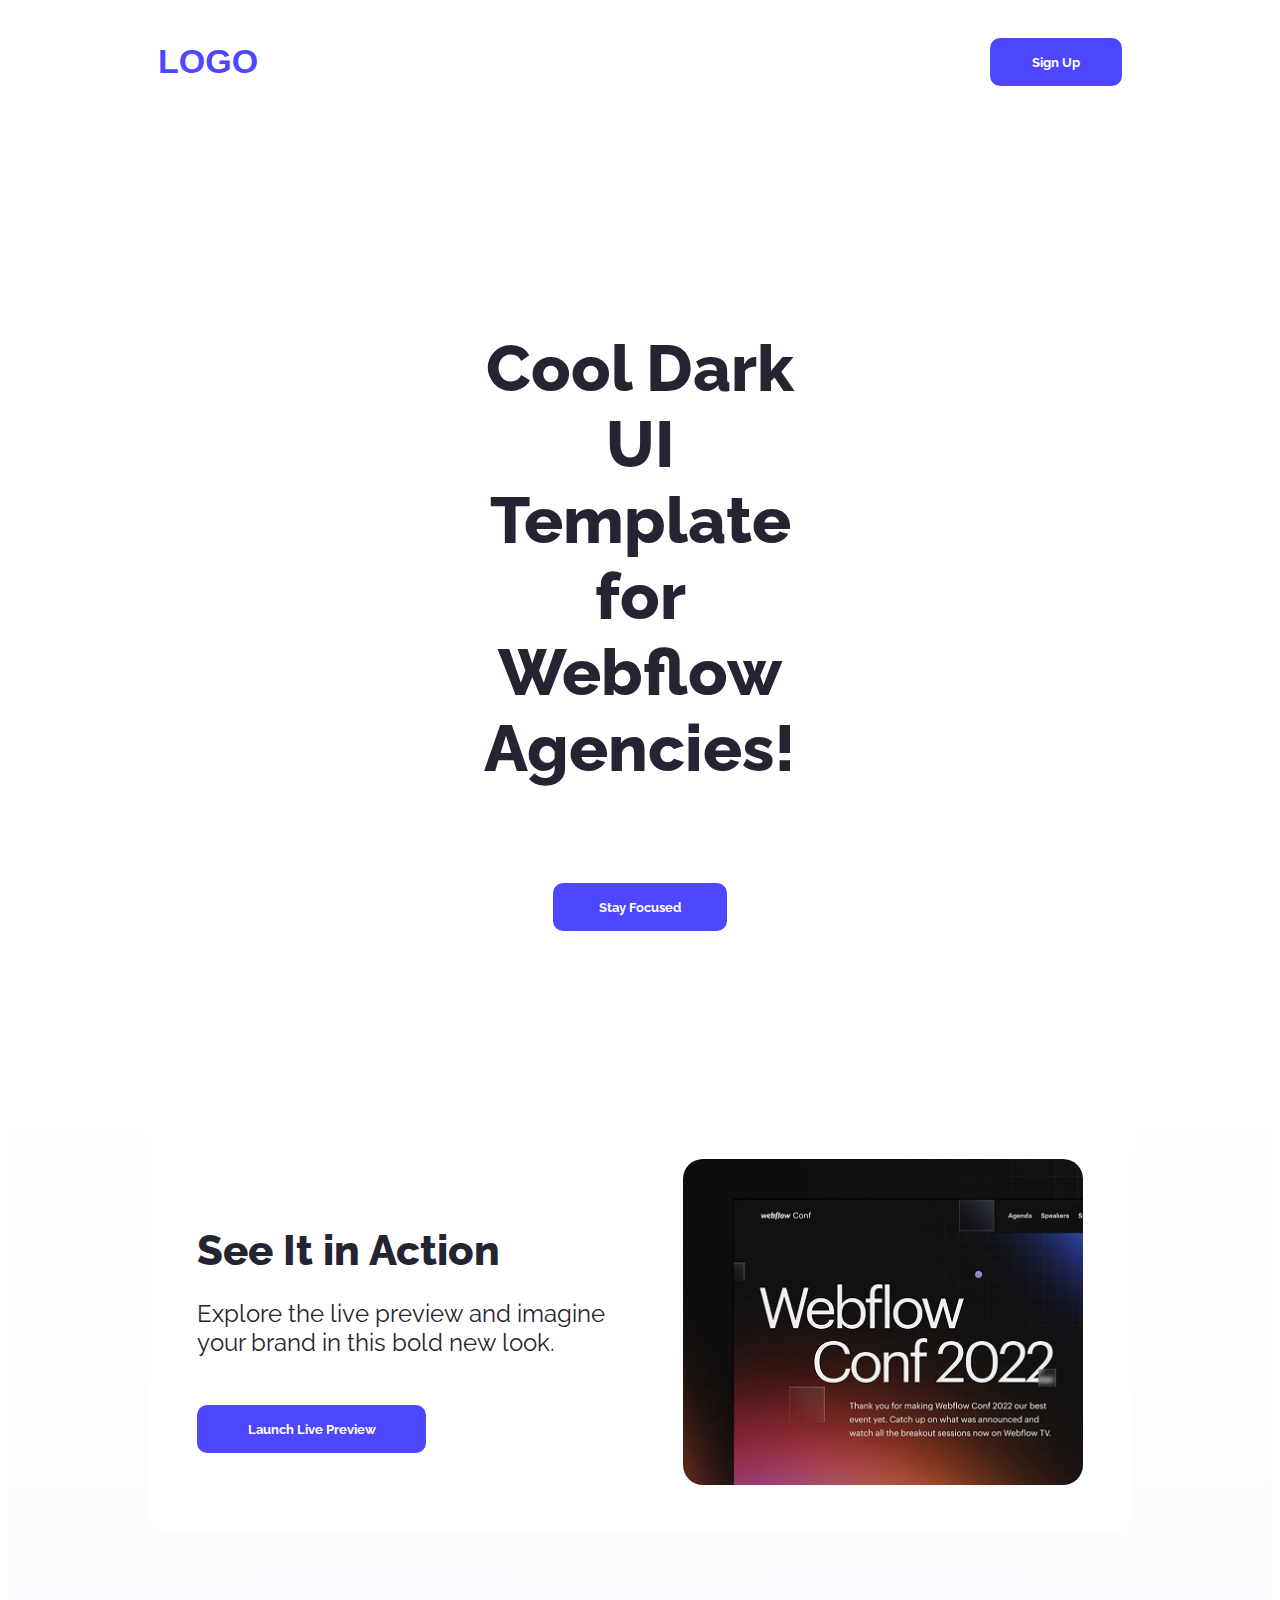
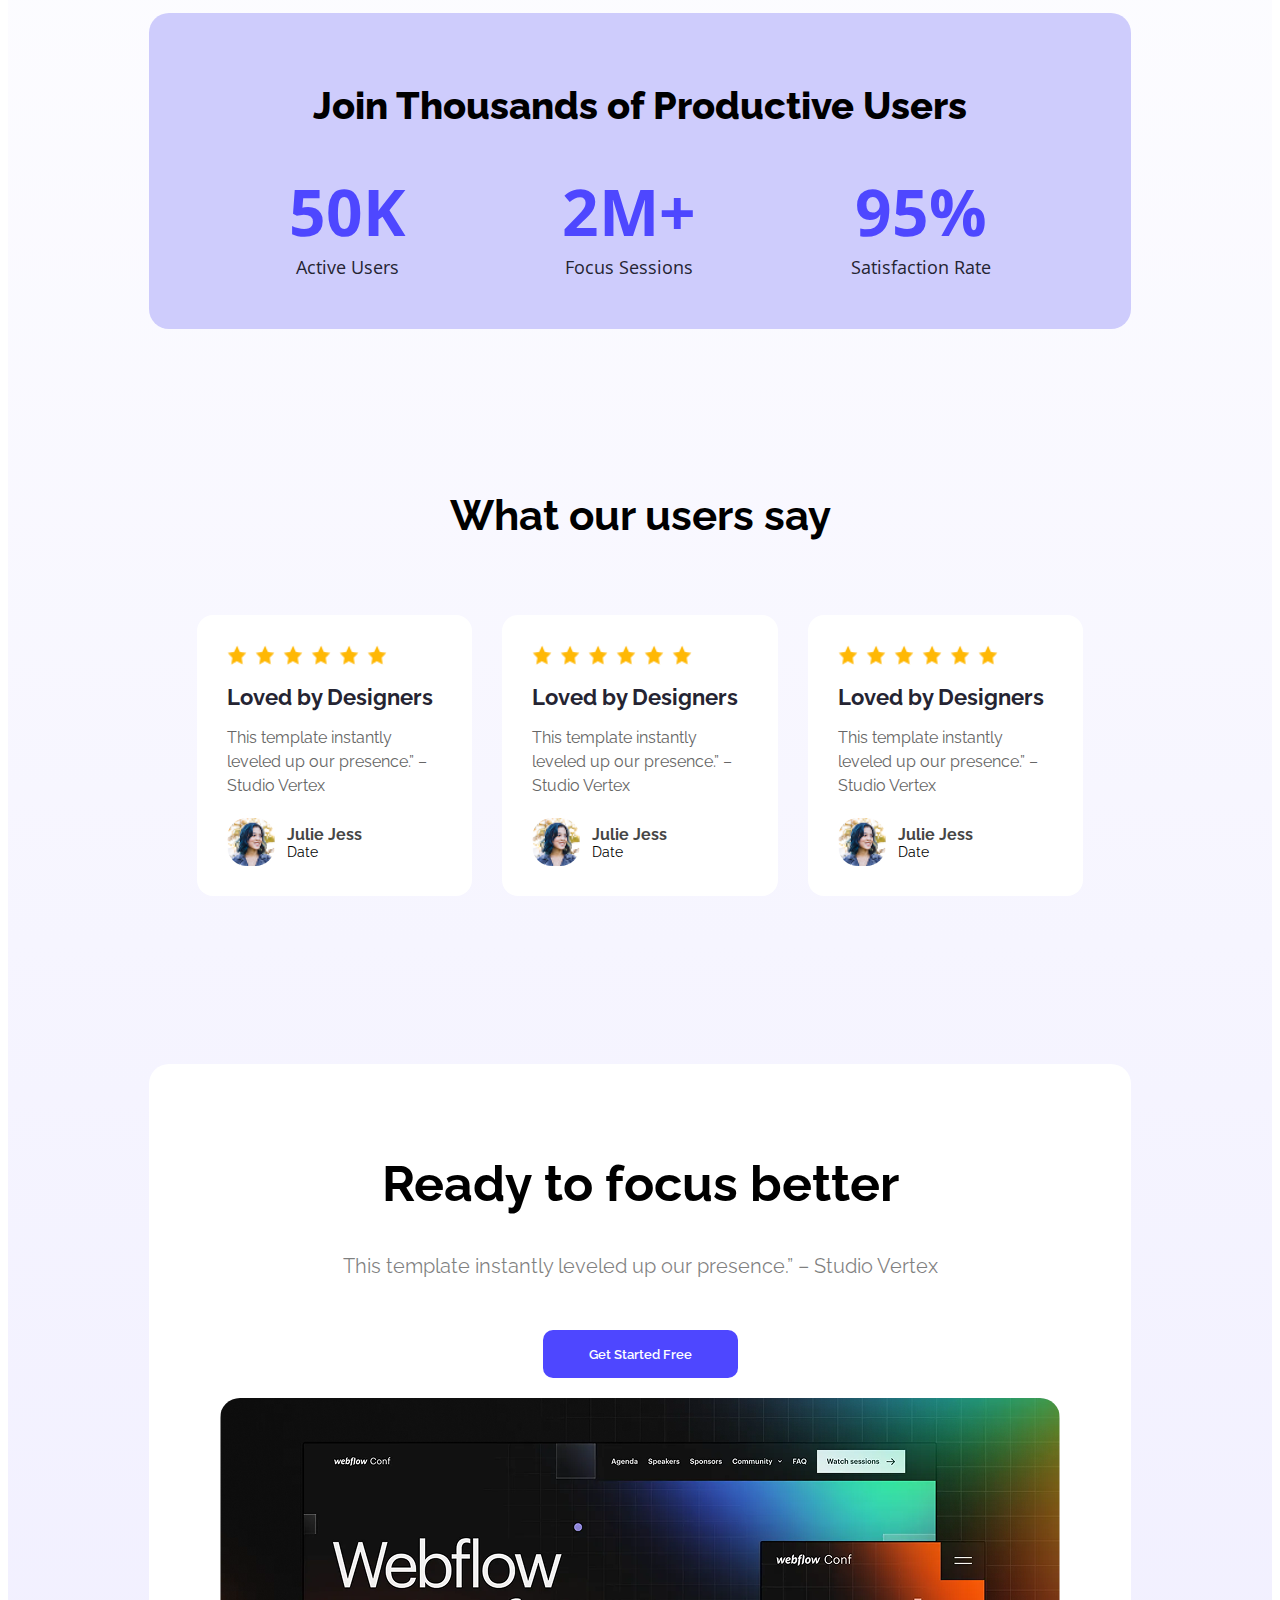
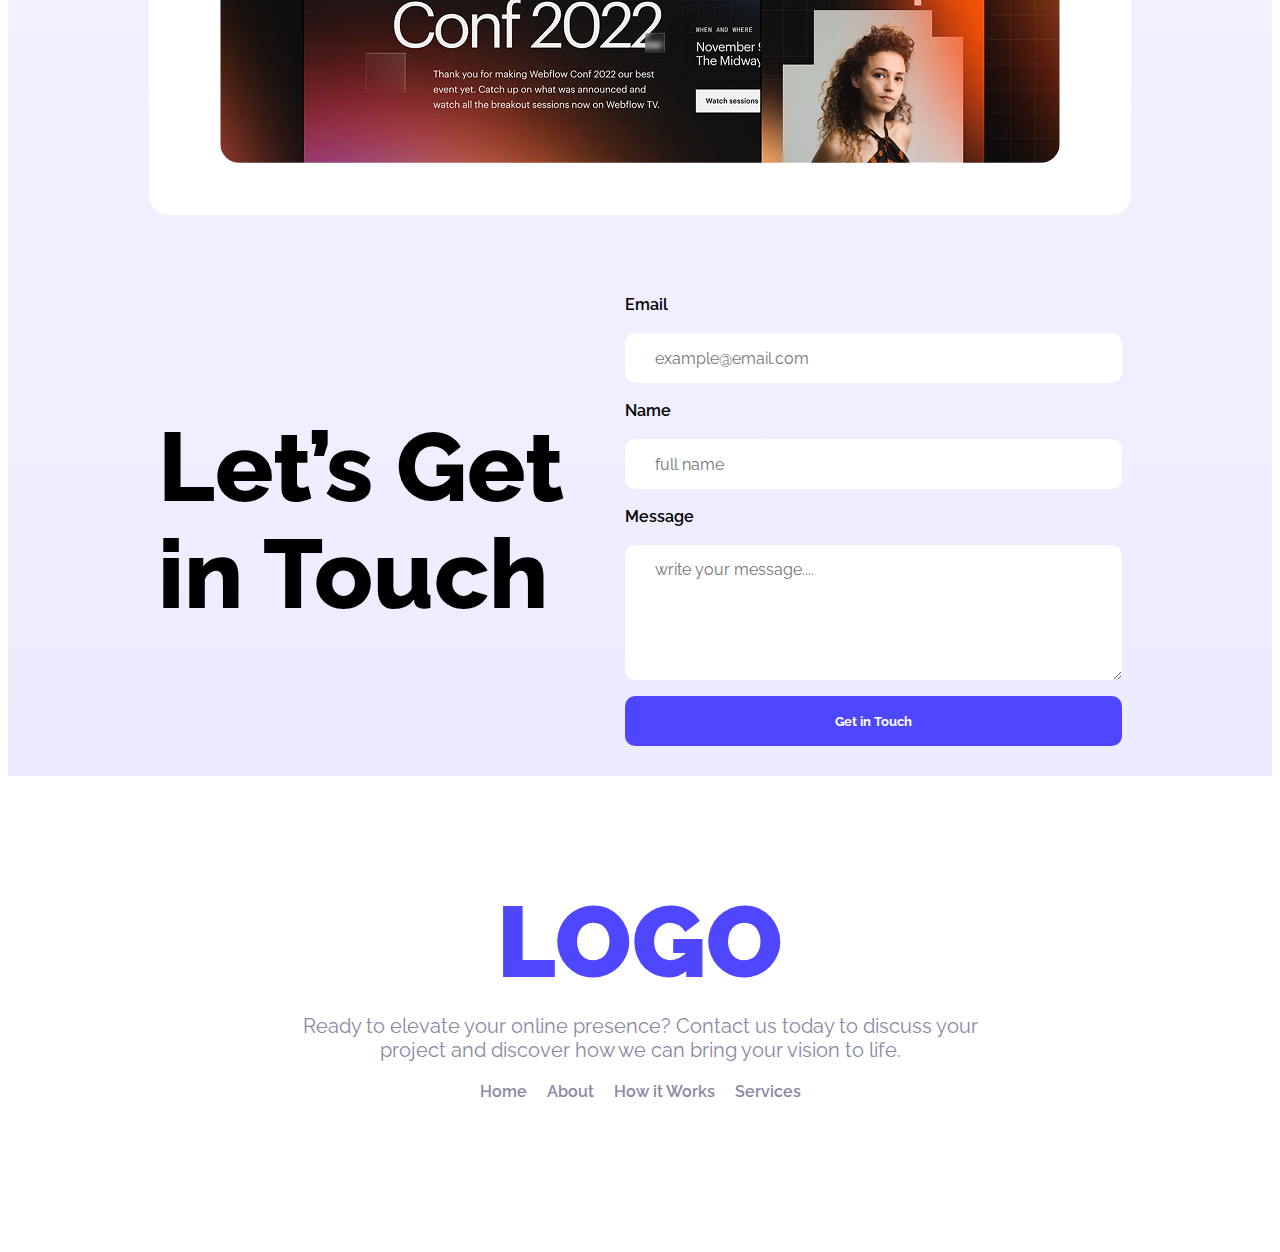
<file: index.html>
<!DOCTYPE html>
<html lang="en">

<head>
    <!-- Meta tags for character set and responsive design -->
    <meta charset="UTF-8">
    <meta name="viewport" content="width=device-width, initial-scale=1.0">
    <title>assignment</title>
    <!-- Link to external CSS file -->
    <link rel="stylesheet" href="styles/home.css">
    <!-- Google Fonts preconnect and font links -->
    <link rel="preconnect" href="https://fonts.googleapis.com">
    <link rel="preconnect" href="https://fonts.gstatic.com" crossorigin>
    <link
        href="https://fonts.googleapis.com/css2?family=Inter:ital,opsz,wght@0,14..32,100..900;1,14..32,100..900&family=Open+Sans:ital,wght@0,300..800;1,300..800&display=swap"
        rel="stylesheet">
    <link href="https://fonts.googleapis.com/css2?family=Raleway:ital,wght@0,100..900;1,100..900&display=swap"
        rel="stylesheet">
</head>

<body>
    <!-- Header section with navigation and hero content -->
    <header>
        <nav>
            <h3>LOGO</h3>
            <button>Sign Up</button>
        </nav>

        <!-- Hero section with main message and call-to-action -->
        <section class="sec-1">
            <p class="cooldark" style="color: #252432;">Cool Dark UI Template for Webflow Agencies!</p>
            <button>Stay Focused</button>
        </section>
    </header>
    <main>
        <!-- Section showing a live preview feature -->
        <section class="sec-2">
            <div>
                <h2 id="seeitinaction">See It in Action</h2>
                <p style="color: #252432; font-size: 24px;">Explore the live preview and imagine your brand in this bold
                    new look.</p>
                <button style="height: 48px; width: 229px;">Launch Live Preview</button>
            </div>
            <img src="assets/wc-mini.png" alt="Preview" style="border-radius: 20px;">
        </section>

        <!-- Section displaying user statistics -->
        <section class="sec-3">
            <p class="card-title">Join Thousands of Productive Users</p>
            <div class="stats-grid">
                <div class="stat-item">
                    <div class="stat-number">50K</div>
                    <div class="stat-label">Active Users</div>
                </div>
                <div class="stat-item">
                    <div class="stat-number">2M+</div>
                    <div class="stat-label">Focus Sessions</div>
                </div>
                <div class="stat-item">
                    <div class="stat-number">95%</div>
                    <div class="stat-label">Satisfaction Rate</div>
                </div>
            </div>
        </section>

        <!-- Section with user reviews/testimonials -->
        <section class="sec-4">
            <h2 class="reviewuser">What our users say</h2>
            <div class="sundorreviews">
                <!-- Review card 1 -->
                <div class="card-section3pis">
                    <section>
                        <div class="stars">
                            <!-- Star icons for rating -->
                            <img src="assets/star.png" alt="star">
                            <img src="assets/star.png" alt="star">
                            <img src="assets/star.png" alt="star">
                            <img src="assets/star.png" alt="star">
                            <img src="assets/star.png" alt="star">
                            <img src="assets/star.png" alt="star">
                        </div>
                        <h2>Loved by Designers</h2>
                        <p>This template instantly leveled up our presence.” – Studio Vertex</p>
                        <div class="user-info">
                            <img src="assets/avatar.png" alt="user">
                            <div class="user-details">
                                <div class="user-name">Julie Jess</div>
                                <div class="user-date">Date</div>
                            </div>
                        </div>
                    </section>
                </div>
                <!-- Review card 2 (duplicate content for example) -->
                <div class="card-section3pis">
                    <section>
                        <div class="stars">
                            <img src="assets/star.png" alt="star">
                            <img src="assets/star.png" alt="star">
                            <img src="assets/star.png" alt="star">
                            <img src="assets/star.png" alt="star">
                            <img src="assets/star.png" alt="star">
                            <img src="assets/star.png" alt="star">
                        </div>
                        <h2>Loved by Designers</h2>
                        <p>This template instantly leveled up our presence.” – Studio Vertex</p>
                        <div class="user-info">
                            <img src="/assets/avatar.png" alt="user">
                            <div class="user-details">
                                <div class="user-name">Julie Jess</div>
                                <div class="user-date">Date</div>
                            </div>
                        </div>
                    </section>
                </div>
                <!-- Review card 3 (duplicate content for example) -->
                <div class="card-section3pis">
                    <section>
                        <div class="stars">
                            <img src="assets/star.png" alt="star">
                            <img src="/assets/star.png" alt="star">
                            <img src="/assets/star.png" alt="star">
                            <img src="/assets/star.png" alt="star">
                            <img src="/assets/star.png" alt="star">
                            <img src="/assets/star.png" alt="star">
                        </div>
                        <h2>Loved by Designers</h2>
                        <p>This template instantly leveled up our presence.” – Studio Vertex</p>
                        <div class="user-info">
                            <img src="/assets/avatar.png" alt="user">
                            <div class="user-details">
                                <div class="user-name">Julie Jess</div>
                                <div class="user-date">Date</div>
                            </div>
                        </div>
                    </section>
                </div>
            </div>
        </section>

        <!-- Section with a call-to-action and large preview image -->
        <section class="sec-5" style="background-color: white;">
            <h2>Ready to focus better</h2>
            <p>This template instantly leveled up our presence.” – Studio Vertex</p>
            <button>Get Started Free</button><br>
            <img src="assets/wc-big.png" alt="">
        </section>

        <!-- Contact form section -->
        <div class="user-form">
            <section class="formhead">
                <h1 class="formhea">Let’s Get in Touch</h1>
                <form class="contact-form">
                    <!-- Email input -->
                    <label class="labelin" type="email">Email</label> <br>
                    <input class="usform" type="email" id="email" name="email" placeholder="example@email.com" required>
                    <br><br>
                    <!-- Name input -->
                    <label class="labelin" for="name">Name</label><br>
                    <input class="usform" type="name" id="name" name="name" placeholder="full name" required> <br><br>
                    <!-- Message textarea -->
                    <label class="labelin" for="message">Message</label> <br>
                    <textarea class="usformboro" id="message" name="message" rows="4"
                        placeholder="write your message...."></textarea><br>
                    <button class="getintouch">Get in Touch</button>
                </form>
            </section>
        </div>
    </main>
    <!-- Footer section with logo, description, and navigation links -->
    <footer class="foot">
        <div class="footcontentm">
            <div class="footcontent">
                <h1 class="footlogo">LOGO</h1>
                <p class="foottext">
                    Ready to elevate your online presence? Contact us today to discuss your project
                    and discover how we can bring your vision to life.
                </p>
            </div>

            <nav class="footnav">
                <a href="">Home</a>
                <a href="">About</a>
                <a href="">How it Works</a>
                <a href="">Services</a>
            </nav>
        </div>
    </footer>
</body>

</html>
</file>
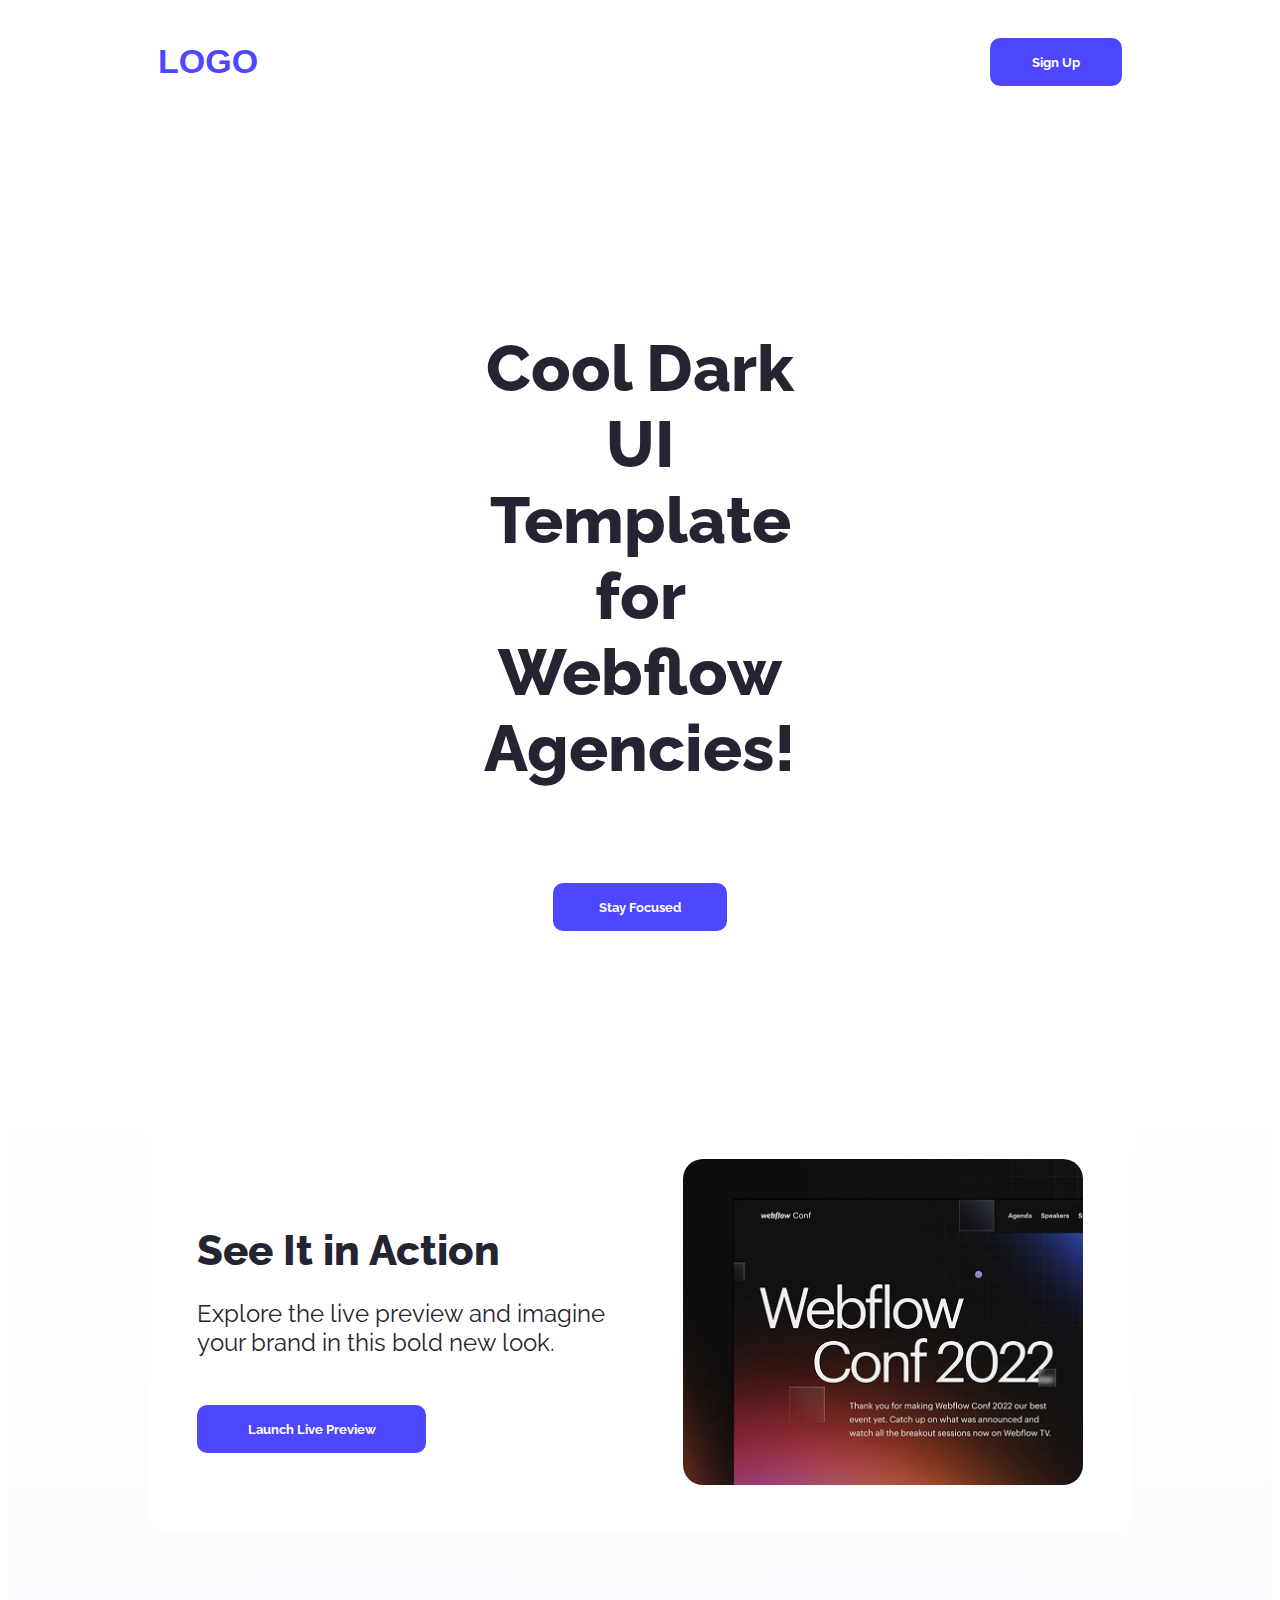
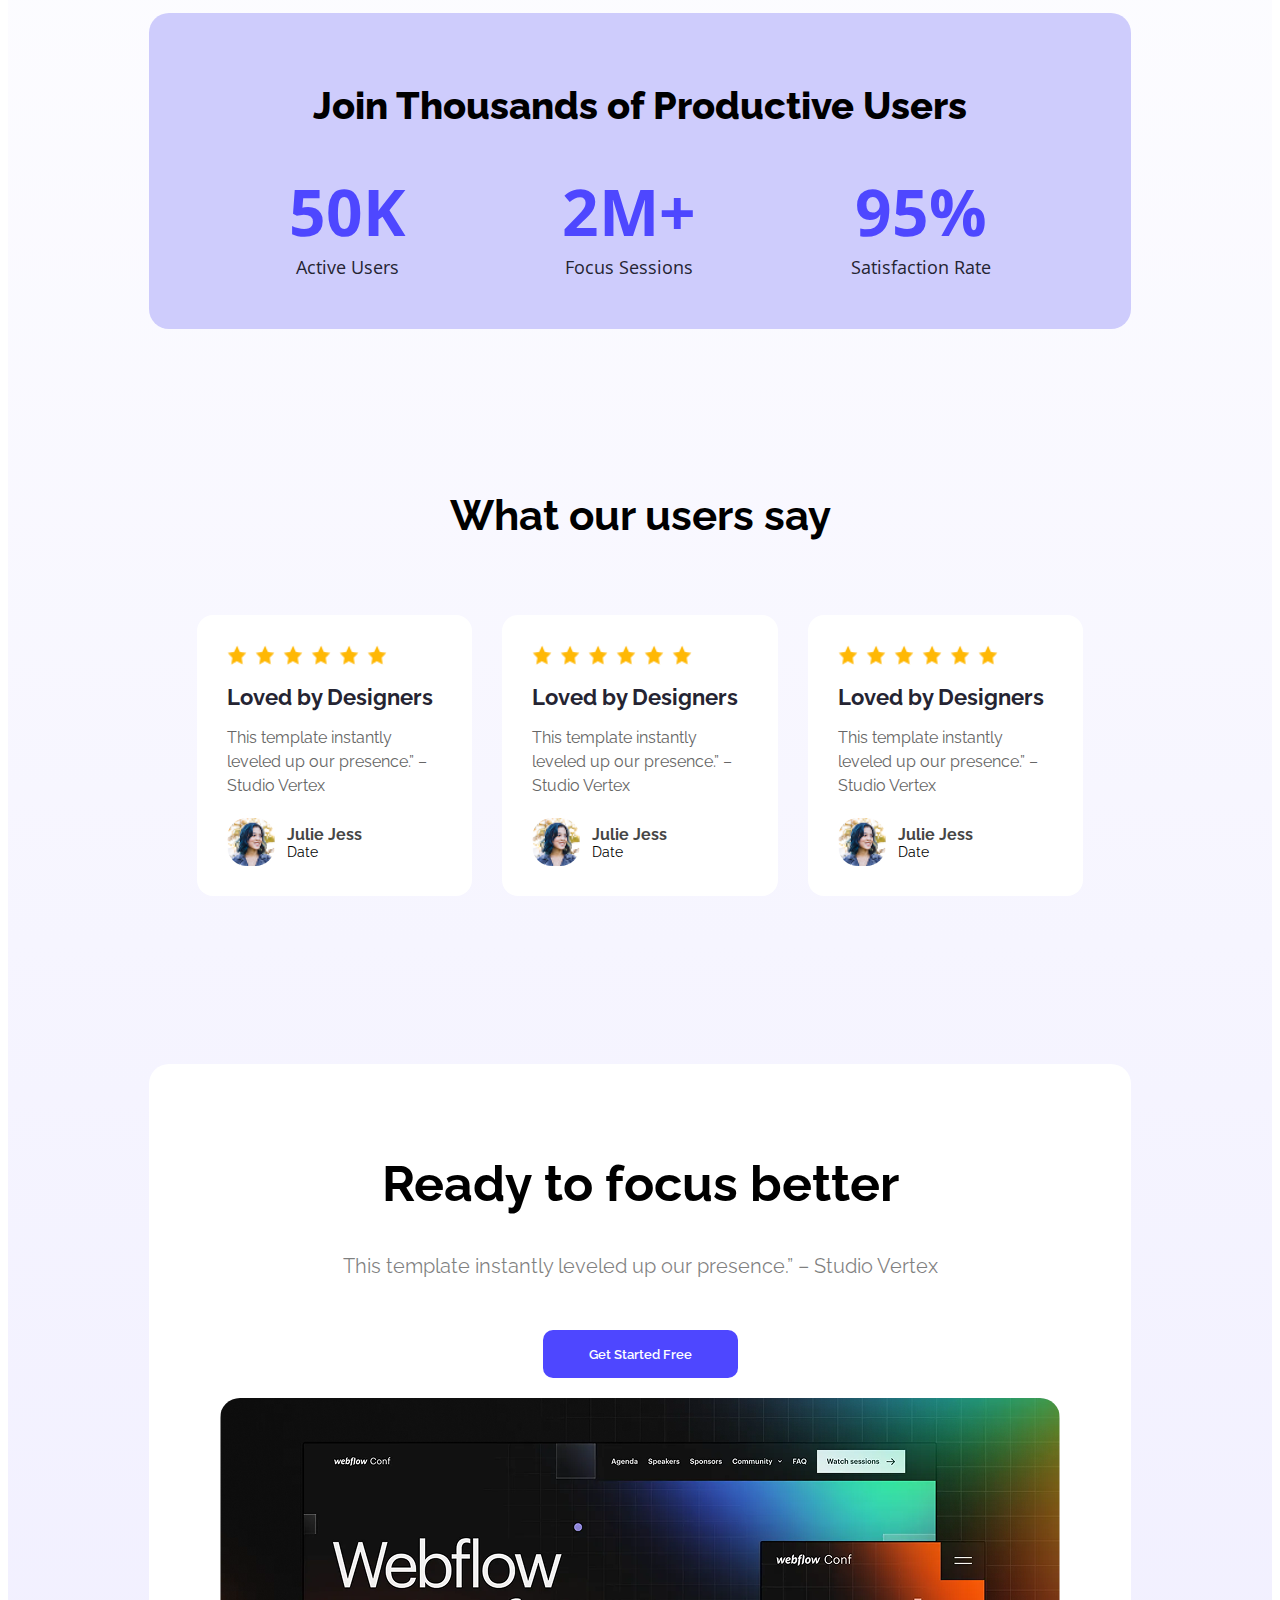
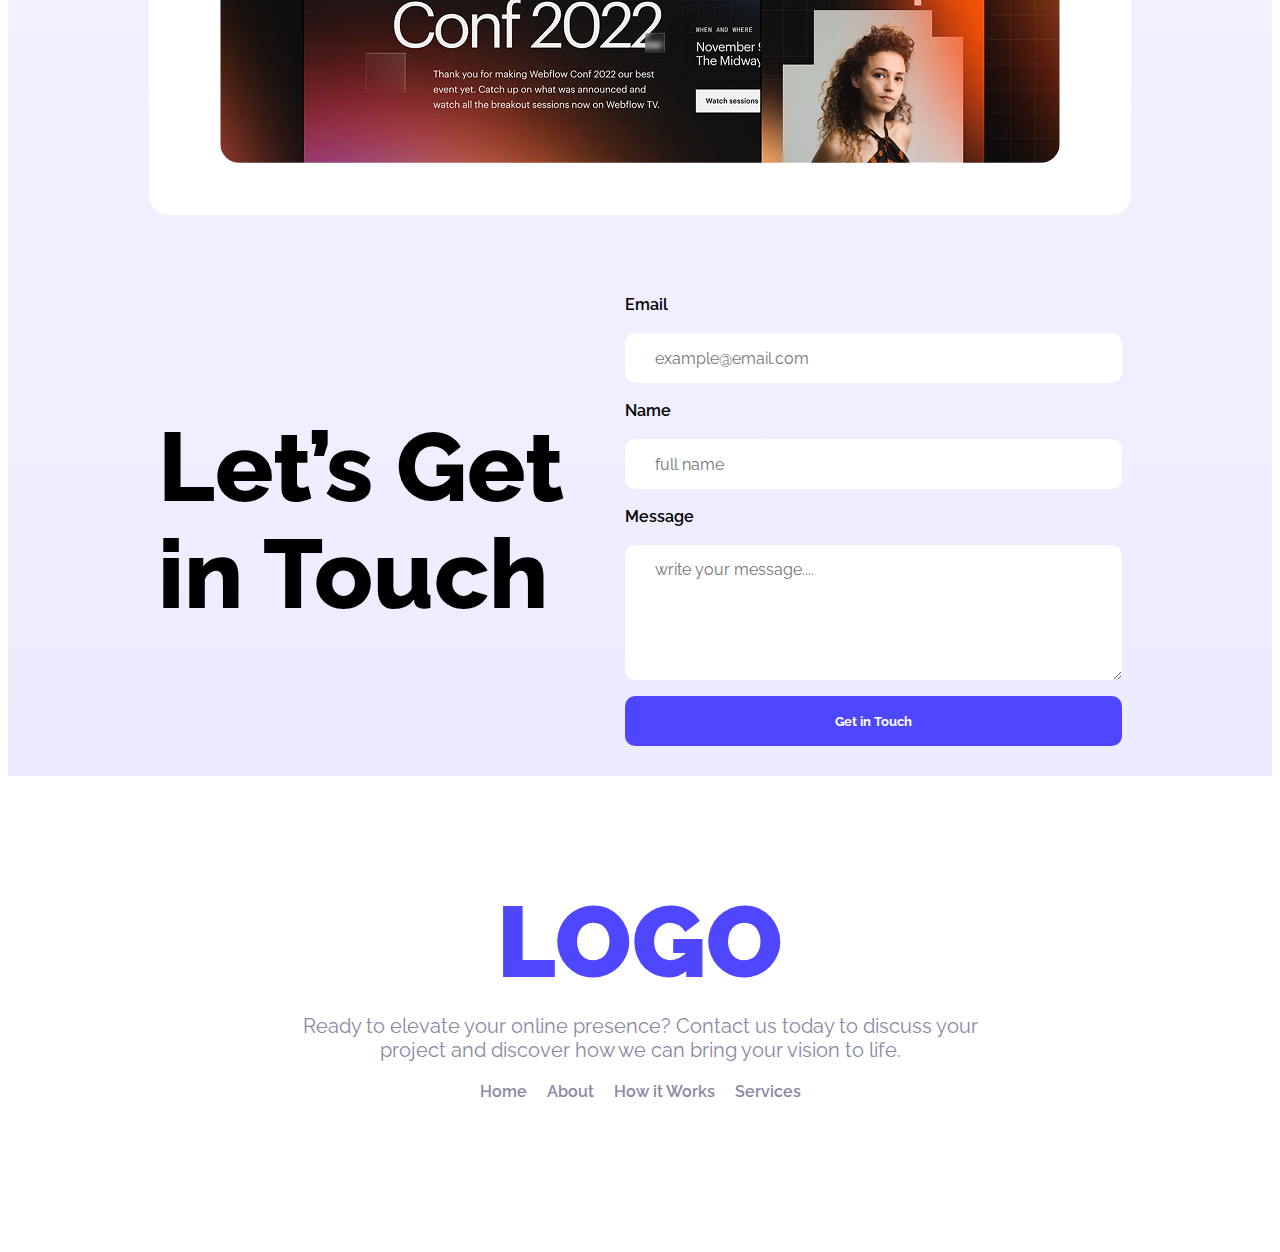
<file: home.html>
<!DOCTYPE html>
<html lang="en">

<head>
    <meta charset="UTF-8">
    <meta name="viewport" content="width=device-width, initial-scale=1.0">
    <title>Assignment 1</title>
    <link rel="stylesheet" href="styles/home.css">
    <link rel="preconnect" href="https://fonts.googleapis.com">
    <link rel="preconnect" href="https://fonts.gstatic.com" crossorigin>
    <link
        href="https://fonts.googleapis.com/css2?family=Inter:ital,opsz,wght@0,14..32,100..900;1,14..32,100..900&family=Open+Sans:ital,wght@0,300..800;1,300..800&display=swap"
        rel="stylesheet">
    <link href="https://fonts.googleapis.com/css2?family=Raleway:ital,wght@0,100..900;1,100..900&display=swap"
        rel="stylesheet">
</head>

<body>
    <header>
        <nav>
            <h3>LOGO</h3>
            <button>Sign Up</button>
        </nav>


        <section class="sec-1">
            <p class="cooldark" style="color: #252432;">Cool Dark UI Template for Webflow Agencies!</p>
            <button>Stay Focused</button>
        </section>
    </header>
    <main>
        <section class="sec-2">
            <div>
                <h2 id="seeitinaction">See It in Action</h2>
                <p style="color: #252432; font-size: 24px;">Explore the live preview and imagine your brand in this bold
                    new look.</p>
                <button style="height: 48px; width: 229px;">Launch Live Preview</button>
            </div>
            <img src="/assets/wc-mini.png" alt="Preview" style="border-radius: 20px;">
        </section>

        <section class="sec-3">
            <p class="card-title">Join Thousands of Productive Users</p>
            <div class="stats-grid">
                <div class="stat-item">
                    <div class="stat-number">50K</div>
                    <div class="stat-label">Active Users</div>
                </div>
                <div class="stat-item">
                    <div class="stat-number">2M+</div>
                    <div class="stat-label">Focus Sessions</div>
                </div>
                <div class="stat-item">
                    <div class="stat-number">95%</div>
                    <div class="stat-label">Satisfaction Rate</div>
                </div>
            </div>
        </section>

        <section class="sec-4">
            <h2 class="reviewuser">What our users say</h2>
            <div class="sundorreviews">
                <div class="card-section3pis">
                    <section>
                        <div class="stars">
                            <img src="/assets/icon-star.png" alt="star">
                            <img src="/assets/icon-star.png" alt="star">
                            <img src="/assets/icon-star.png" alt="star">
                            <img src="/assets/icon-star.png" alt="star">
                            <img src="/assets/icon-star.png" alt="star">
                            <img src="/assets/icon-star.png" alt="star">
                        </div>
                        <h2>Loved by Designers</h2>
                        <p>This template instantly leveled up our presence.” – Studio Vertex</p>
                        <div class="user-info">
                            <img src="/assets/avatar.png" alt="user">
                            <div class="user-details">
                                <div class="user-name">Julie Jess</div>
                                <div class="user-date">Date</div>
                            </div>
                        </div>
                    </section>
                </div>
                <div class="card-section3pis">
                    <section>
                        <div class="stars">
                            <img src="/assets/icon-star.png" alt="star">
                            <img src="/assets/icon-star.png" alt="star">
                            <img src="/assets/icon-star.png" alt="star">
                            <img src="/assets/icon-star.png" alt="star">
                            <img src="/assets/icon-star.png" alt="star">
                            <img src="/assets/icon-star.png" alt="star">
                        </div>
                        <h2>Loved by Designers</h2>
                        <p>This template instantly leveled up our presence.” – Studio Vertex</p>
                        <div class="user-info">
                            <img src="/assets/avatar.png" alt="user">
                            <div class="user-details">
                                <div class="user-name">Julie Jess</div>
                                <div class="user-date">Date</div>
                            </div>
                        </div>
                    </section>
                </div>
                <div class="card-section3pis">
                    <section>
                        <div class="stars">
                            <img src="/assets/icon-star.png" alt="star">
                            <img src="/assets/icon-star.png" alt="star">
                            <img src="/assets/icon-star.png" alt="star">
                            <img src="/assets/icon-star.png" alt="star">
                            <img src="/assets/icon-star.png" alt="star">
                            <img src="/assets/icon-star.png" alt="star">
                        </div>
                        <h2>Loved by Designers</h2>
                        <p>This template instantly leveled up our presence.” – Studio Vertex</p>
                        <div class="user-info">
                            <img src="/assets/avatar.png" alt="user">
                            <div class="user-details">
                                <div class="user-name">Julie Jess</div>
                                <div class="user-date">Date</div>
                            </div>
                        </div>
                    </section>
                </div>
            </div>
        </section>

        <section class="sec-5" style="background-color: white;">
            <h2>Ready to focus better</h2>
            <p>This template instantly leveled up our presence.” – Studio Vertex</p>
            <button>Get Started Free</button><br>
            <img src="/assets/wc-big.png" alt="">

        </section>
        <div class="user-form">
            <section class="formhead">
                <h1 class="formhea">Let’s Get in Touch</h1>
                <form class="contact-form">
                    <label class="labelin" type="email">Email</label> <br>
                    <input class="usform" type="email" id="email" name="email" placeholder="example@email.com" required>
                    <br><br>
                    <label class="labelin" for="name">Name</label><br>
                    <input class="usform" type="name" id="name" name="name" placeholder="full name" required> <br><br>
                    <label class="labelin" for="message">Message</label> <br>
                    <textarea class="usformboro" id="message" name="message" rows="4"
                        placeholder="write your message...."></textarea><br>
                    <button class="getintouch">Get in Touch</button>
                </form>
            </section>
        </div>
    </main>
    <footer class="foot">
        <div class="footcontentm">
            <div class="footcontent">
                <h1 class="footlogo">LOGO</h1>
                <p class="foottext">
                    Ready to elevate your online presence? Contact us today to discuss your project
                    and discover how we can bring your vision to life.
                </p>
            </div>

            <nav class="footnav">
                <a href="">Home</a>
                <a href="">About</a>
                <a href="">How it Works</a>
                <a href="">Services</a>
            </nav>
        </div>
    </footer>
</body>

</html>
</file>
<file: styles/home.css>
/* =========================
    Font Classes
    ========================= */

/* Open Sans font for general use */
.open-sans-haha {
     font-family: "Open Sans", sans-serif;
     font-optical-sizing: auto;
     font-style: normal;
     font-variation-settings: "wdth" 100;
}

/* Raleway font for headings and emphasis */
.raleway-haha {
     font-family: "Raleway", sans-serif;
     font-optical-sizing: auto;
     font-style: normal;
}

/* =========================
    Header Styles
    ========================= */

/* Header background and spacing */
header {
    
     padding-bottom: 100px;
}

/* =========================
    Navigation Bar
    ========================= */

/* Layout for navigation bar */
nav {
     display: flex;
     justify-content: space-between;
     align-items: center;
     margin: 0 150px;
}

/* Logo styling in nav */
nav h3 {
     color: #4E47FF;
     font-family: sans-serif;
     font-weight: 800;
     font-size: 34px;
}

/* Sign Up button in nav */
nav button {
     background-color: #4E47FF;
     color: #fff;
     border: none;
     height: 48px;
     width: 132px;
     font-family: "Raleway", sans-serif;
     font-weight: 700;
     border-radius: 10px;
     cursor: pointer;
     transition: background 0.2s;
}

/* Hover effect for nav button */
nav button:hover {
     background-color: #eedc3a;
     color: #252432;
}

/* =========================
    Main Background
    ========================= */

/* Gradient background for main content */
main {
     background: linear-gradient(180deg, #f8f7ff00 0%, #EDEBFF 100%);
}

/* =========================
    Section 1: Hero Section
    ========================= */

/* Centered hero section */
.sec-1 {
     display: flex;
     flex-direction: column;
     justify-content: center;
     align-items: center;
     text-align: center;
     margin: 150px 267.5px 0;
     padding: 0 200px;
}

/* Large heading in hero */
.cooldark {
     font-family: "Raleway", sans-serif;
     font-weight: 800;
     font-size: 65px;
     color: #252432;
}

/* Hero section button */
.sec-1 button {
     background-color: #4E47FF;
     color: #fff;
     border: none;
     height: 48px;
     width: 174px;
     font-family: "Raleway", sans-serif;
     font-weight: 700;
     border-radius: 10px;
     cursor: pointer;
     transition: background 0.2s;
     margin-top: 32px;
}

/* Hover effect for hero button */
.sec-1 button:hover {
     background-color: #eedc3a;
     color: #252432;
}

/* =========================
    Section 2: Preview Section
    ========================= */

/* Layout for preview section */
.sec-2 {
     font-family: "Raleway", sans-serif;
     background-color: #fff;
     display: flex;
     justify-content: space-between;
     align-items: center;
     margin: 80px 141px;
     border-radius: 20px;
     padding: 48px;
     gap: 40px;
}

/* Limit width of text content */
.sec-2 div {
     max-width: 500px;
}

/* Preview section button */
.sec-2 button {
     background-color: #4E47FF;
     color: #fff;
     border: none;
     height: 48px;
     width: 229px;
     font-family: "Raleway", sans-serif;
     font-weight: 700;
     border-radius: 10px;
     cursor: pointer;
     transition: background 0.2s;
     margin-top: 24px;
}

/* Hover effect for preview button */
.sec-2 button:hover {
     background-color: #eedc3a;
     color: #252432;
}

/* Preview image styling */
.sec-2 img {
     border-radius: 20px;
     max-width: 400px;
     width: 100%;
     height: auto;
     object-fit: cover;
}

/* =========================
    Section 3: Stats Section
    ========================= */

/* Stats section container */
.sec-3 {
     padding: 50px 140px;
     background-color: #ceccfc;
     border-radius: 20px;
     margin: 80px 141px 0 141px;
}

/* Stats section title */
.card-title {
     font-family: "Raleway", sans-serif;
     font-weight: 800;
     text-align: center;
     font-size: 38px;
     margin: 20px 0 40px;
}

/* Flex grid for stats */
.stats-grid {
     font-family: "Open Sans", sans-serif;
     display: flex;
     align-items: center;
     justify-content: space-between;
     gap: 40px;
}

/* Individual stat item */
.stat-item {
     display: flex;
     flex-direction: column;
     align-items: center;
}

/* Stat number styling */
.stat-number {
     color: #4E47FF;
     font-size: 64px;
     font-weight: 700;
}

/* Stat label styling */
.stat-label {
     font-weight: 400;
     font-size: 1.1rem;
     color: #252432;
}

/* Section heading for preview */
#seeitinaction {
     font-size: 42px;
     font-weight: 800;
     color: #252432;
     margin-bottom: 16px;
}

/* =========================
    Section 4 & 5: General Section Styles
    ========================= */

/* Shared styles for sections 4 and 5 */
.sec-4,
.sec-5 {
     margin: 80px 141px;
     padding: 48px;
     font-family: "Raleway", sans-serif;
     border-radius: 20px;
     min-height: 200px;
}

/* =========================
    Reviews Section (Section 4)
    ========================= */

/* Card for each review */
.card-section3pis {
     display: flex;
     flex-direction: column;
     flex: 1;
     min-width: 0;
     background: #fff;
     border-radius: 16px;
     padding: 30px;
}

/* Layout for all reviews */
.sundorreviews {
     display: flex;
     justify-content: space-between;
     gap: 30px;
     padding: 40px 0;
     max-width: 1200px;
     margin: 0 auto;
}

/* Star icons in reviews */
.stars img {
     width: 20px;
     height: 20px;
     margin-right: 4px;
}

/* Review card heading */
.card-section3pis h2 {
     font-size: 22px;
     margin: 15px 0 10px;
     color: #252432;
}

/* Review text */
.card-section3pis p {
     color: #666;
     line-height: 1.5;
     margin-bottom: 20px;
}

/* User info layout */
.user-info {
     display: flex;
     align-items: center;
     gap: 12px;
     margin-top: 16px;
}

/* User avatar */
.user-info img {
     border-radius: 20px;
     width: 48px;
     height: 48px;
}

/* User name styling */
.user-name {
     font-weight: bold;
     color: #464646;
}

/* User date styling */
.user-date {
     font-size: 14px;
     color: #070707;
}

/* Section heading for reviews */
.reviewuser {
     font-size: 42px;
     text-align: center;
}

/* =========================
    Section 5: Call to Action
    ========================= */

/* Centered content for section 5 */
.sec-5 {
     text-align: center;
     margin-top: 71px;
     font-family: "Raleway", sans-serif;
}

/* Section 5 heading */
.sec-5 h2 {
     font-size: 50px;
     font-weight: 700;
}

/* Section 5 subtext */
.sec-5 p {
     font-size: 20px;
     color: #00000083;
}

/* Section 5 button */
.sec-5 button {
     background-color: #4E47FF;
     color: #fff;
     border: none;
     height: 48px;
     width: 195px;
     font-family: "Raleway", sans-serif;
     font-weight: 600;
     border-radius: 10px;
     cursor: pointer;
     transition: background 0.2s;
     margin: 32px 0 20px 0;
}

/* Hover effect for section 5 button */
.sec-5 button:hover {
     background-color: #eedc3a;
     color: #252432;
}

/* Section 5 image styling */
.sec-5 img {
     width: 100%;
     height: auto;
     max-width: 840px;
     border-radius: 20px;
}

/* =========================
    Form Section
========================= */

.formhead {
 margin-right: 150px;
 margin-left: 150px;
 display: flex;
 justify-content: space-between;
 align-items: center;
 padding-bottom: 30px;
 gap: 60px;
}

/* Large heading for form */
.formhea {
 font-size: 97px;
 font-weight: 800;
 font-family: "Raleway", sans-serif;
 width: 528px;
 margin: 0;
 line-height: 1.1;
 display: flex;
 align-items: center;
 height: auto;
 min-height: 232px;
}

/* Get in touch button */
.getintouch {
 background-color: #4E47FF;
 color: #fff;
 border: none;
 height: 50px;
 width: 497px;
 font-family: "Raleway", sans-serif;
 font-weight: 700;
 border-radius: 10px;
 cursor: pointer;
 transition: background 0.2s;
}

/* Hover effect for form button */
.getintouch:hover {
 background-color: #eedc3a;
 color: #252432;
}

/* Input and textarea styles */
.usform,
.usformboro {
 height: 50px;
 max-width: 497px;
 width: 497px;
 border-radius: 10px;
 border: none;
 padding: 15px 30px;
 font-family: "Raleway", sans-serif;
 font-size: 1rem;
 box-sizing: border-box;
}

/* Single-line input */
.usform {
 height: 50px;
}

/* Multi-line textarea */
.usformboro {
 min-height: 135px;
 resize: vertical;
 margin-bottom: 12px;
}

/* Label styling for form */
.labelin {
 font-family: "Raleway", sans-serif;
 font-weight: 600;
 color: black;
 display: block;
 margin-bottom: 1px;
}

/* =========================
    Footer Section
    ========================= */

/* Footer container */
.foot {
     font-family: "Raleway", sans-serif ;
     display: flex;
     justify-content: center;
     text-align: center;
     background-color: white;
     height: 428px;
     padding-top: 40px;
}

/* Footer navigation links */
.footnav {
     display: flex;
     justify-content: center;
     gap: 20px;
     margin-top: 20px;
     text-decoration: none;
}

/* Footer link styles */
.footnav a {
     color: #8987A1;
     font-weight: 600;
     text-decoration: none;
}

/* Footer link hover effect */
.footnav a:hover {
     color: #4E47FF;
}

/* Footer logo styling */
.footlogo {
     font-size: 100px;
     font-weight: 900;
     color: #4E47FF;
     margin-bottom: 2px;
     height: 121px;
     /* width: 291px; */
}

/* Footer description text */
.foottext {
     font-size: 20px;
     color: #8987A1;
     margin-top: 10px;
     width: 680px;
     margin-left: auto;
     margin-right: auto;
}
</file>
